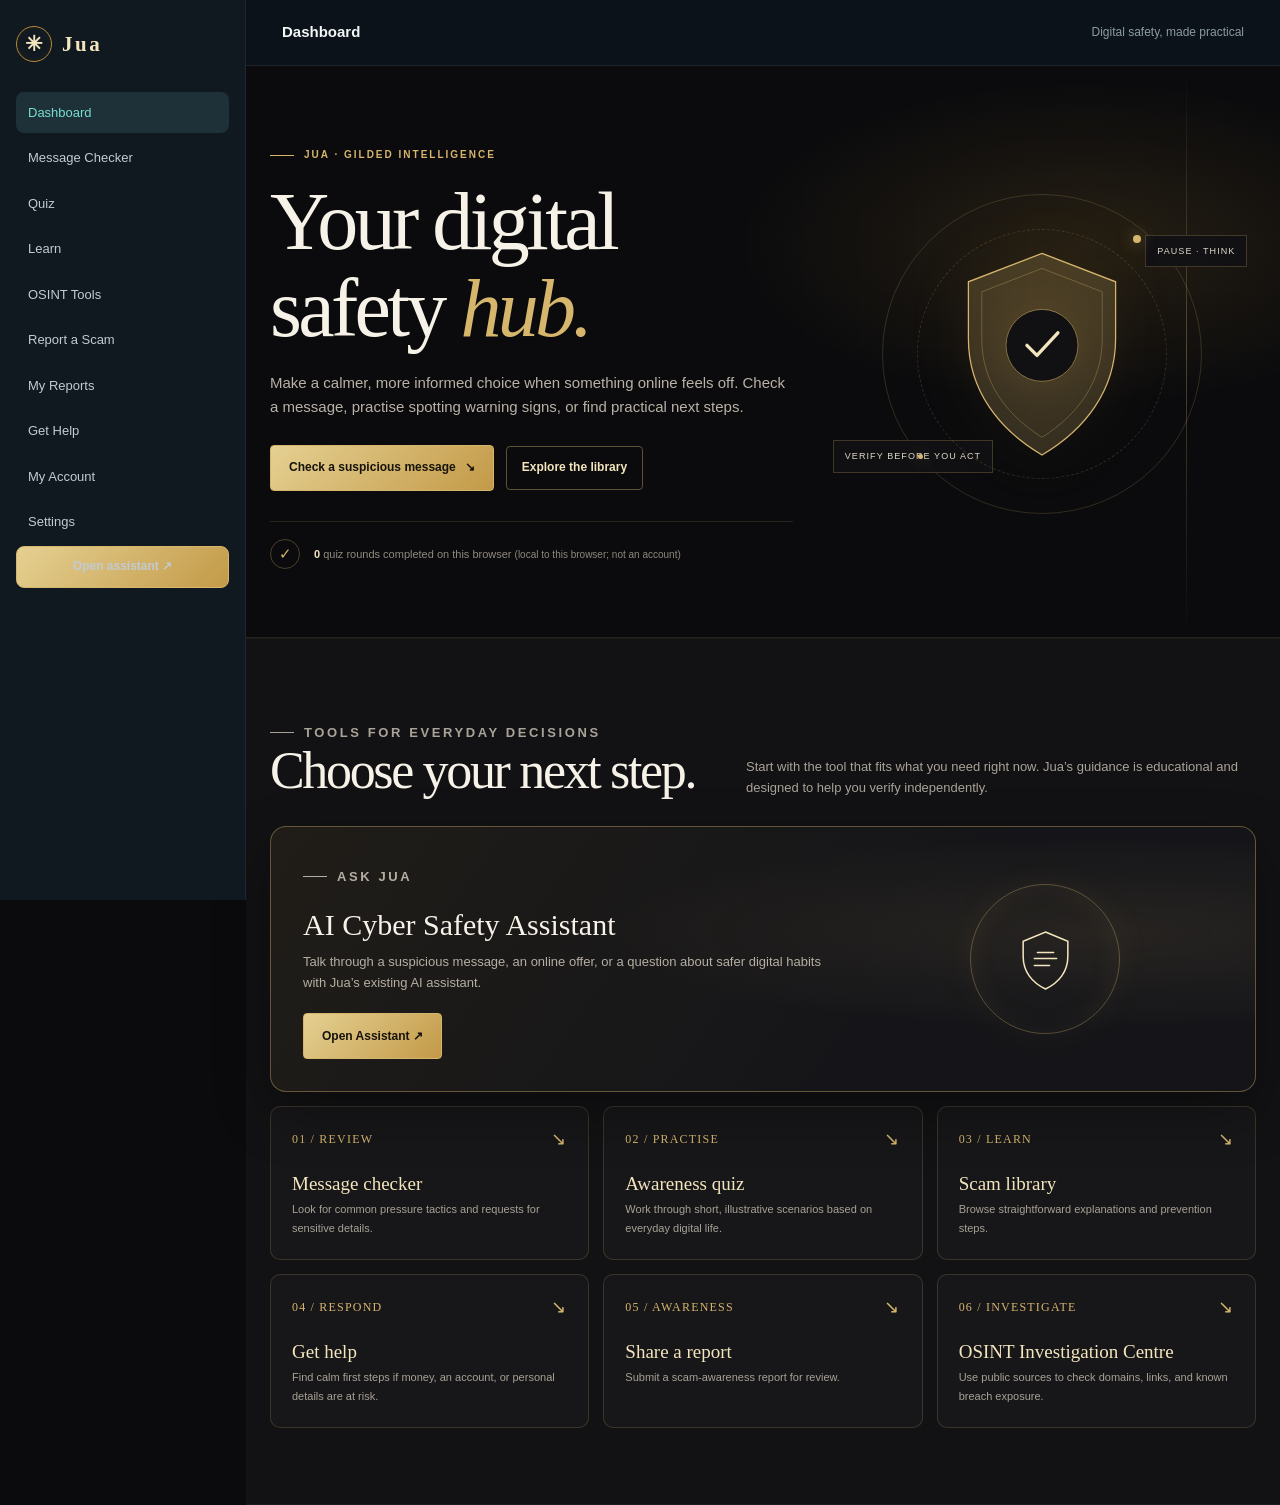
<file: index.html>
<!DOCTYPE html>
<html lang="en"><head><meta charset="utf-8"/><meta content="width=device-width, initial-scale=1.0" name="viewport"/><meta content="#0B0B0D" name="theme-color"/><meta content="Jua helps you recognise online scams, check suspicious messages, learn safer habits and find practical next steps." name="description"/><link href="data:," rel="icon"/><link href="style.css" rel="stylesheet"/><script defer="" src="shared-shell.js"></script><title>Jua | Dashboard</title><script defer="" src="main.js"></script></head><body><main class="page-content"><section aria-labelledby="welcome-title" class="dashboard-hero" id="dashboard">
<div class="wrap hero-layout">
<div class="reveal">
<p class="eyebrow">Jua · Gilded Intelligence</p>
<h1 class="display-title" id="welcome-title">Your digital safety <em>hub.</em></h1>
<p class="hero-copy">Make a calmer, more informed choice when something online feels off. Check a message, practise spotting warning signs, or find practical next steps.</p>
<div class="hero-actions">
<a class="button-primary" href="checker.html">Check a suspicious message <span aria-hidden="true">↘</span></a>
<a class="button-secondary" href="learn.html">Explore the library</a>
</div>
<div aria-live="polite" class="progress-strip">
<span aria-hidden="true" class="progress-mark">✓</span>
<span><strong id="quiz-completions">0</strong> quiz rounds completed on this browser <span class="progress-note">(local to this browser; not an account)</span></span>
</div>
</div>
<div aria-label="A gold verification shield surrounded by digital signal rings" class="hero-visual reveal" role="img">
<span aria-hidden="true" class="orbit-dot orbit-dot-a"></span><span aria-hidden="true" class="orbit-dot orbit-dot-b"></span>
<span class="visual-tag visual-tag-top">Pause · Think</span>
<svg aria-hidden="true" class="hero-shield" fill="none" viewbox="0 0 220 260">
<path d="M110 10 198 44v68c0 62-37 109-88 139-51-30-88-77-88-139V44l88-34Z" fill="url(#goldShield)" stroke="#D6B56D" stroke-width="1.5"></path>
<path d="M110 28 182 56v56c0 51-28 90-72 118-44-28-72-67-72-118V56l72-28Z" stroke="#D6B56D" stroke-opacity=".38"></path>
<circle cx="110" cy="120" fill="#111113" r="43" stroke="#D6B56D" stroke-opacity=".6"></circle>
<path d="m92 120 12 12 25-27" stroke="#F3E5BD" stroke-linecap="round" stroke-linejoin="round" stroke-width="4"></path>
<defs><lineargradient id="goldShield" x1="22" x2="198" y1="10" y2="251"><stop stop-color="#D6B56D" stop-opacity=".2"></stop><stop offset="1" stop-color="#B88A32" stop-opacity=".025"></stop></lineargradient></defs>
</svg>
<span class="visual-tag visual-tag-bottom">Verify before you act</span>
</div>
</div>
</section><section aria-labelledby="tools-title" class="dashboard-section dashboard-section--charcoal" id="dashboard-tools">
<div class="wrap">
<div class="section-heading">
<div><p class="eyebrow">Tools for everyday decisions</p><h2 class="section-title" id="tools-title">Choose your next step.</h2></div>
<p>Start with the tool that fits what you need right now. Jua’s guidance is educational and designed to help you verify independently.</p>
</div>
<article class="assistant-feature reveal">
<div>
<p class="eyebrow">Ask Jua</p>
<h3>AI Cyber Safety Assistant</h3>
<p>Talk through a suspicious message, an online offer, or a question about safer digital habits with Jua’s existing AI assistant.</p>
<a class="button-primary" href="assistant.html">Open Assistant ↗</a>
</div>
<div aria-hidden="true" class="assistant-seal"><svg fill="none" viewbox="0 0 64 64"><path d="M32 5 54 14v15c0 15-9 26-22 32C19 55 10 44 10 29V14L32 5Z" stroke="currentColor" stroke-width="1.5"></path><path d="M21 31h22M21 38h15" stroke="currentColor" stroke-linecap="round" stroke-width="1.5"></path><path d="M24 25h16" stroke="currentColor" stroke-linecap="round" stroke-width="1.5"></path></svg></div>
</article>
<div class="tool-grid tool-grid-spaced">
<a class="tool-card" href="checker.html"><div class="tool-index"><span>01 / REVIEW</span><span aria-hidden="true">↘</span></div><h3>Message checker</h3><p>Look for common pressure tactics and requests for sensitive details.</p></a>
<a class="tool-card" href="quiz.html"><div class="tool-index"><span>02 / PRACTISE</span><span aria-hidden="true">↘</span></div><h3>Awareness quiz</h3><p>Work through short, illustrative scenarios based on everyday digital life.</p></a>
<a class="tool-card" href="learn.html"><div class="tool-index"><span>03 / LEARN</span><span aria-hidden="true">↘</span></div><h3>Scam library</h3><p>Browse straightforward explanations and prevention steps.</p></a>
<a class="tool-card" href="help.html"><div class="tool-index"><span>04 / RESPOND</span><span aria-hidden="true">↘</span></div><h3>Get help</h3><p>Find calm first steps if money, an account, or personal details are at risk.</p></a>
<a class="tool-card" href="report.html"><div class="tool-index"><span>05 / AWARENESS</span><span aria-hidden="true">↘</span></div><h3>Share a report</h3><p>Submit a scam-awareness report for review.</p></a>
<a class="tool-card" href="osint.html"><div class="tool-index"><span>06 / INVESTIGATE</span><span aria-hidden="true">↘</span></div><h3>OSINT Investigation Centre</h3><p>Use public sources to check domains, links, and known breach exposure.</p></a>
</div>
</div>
</section></main></body></html>
</file>
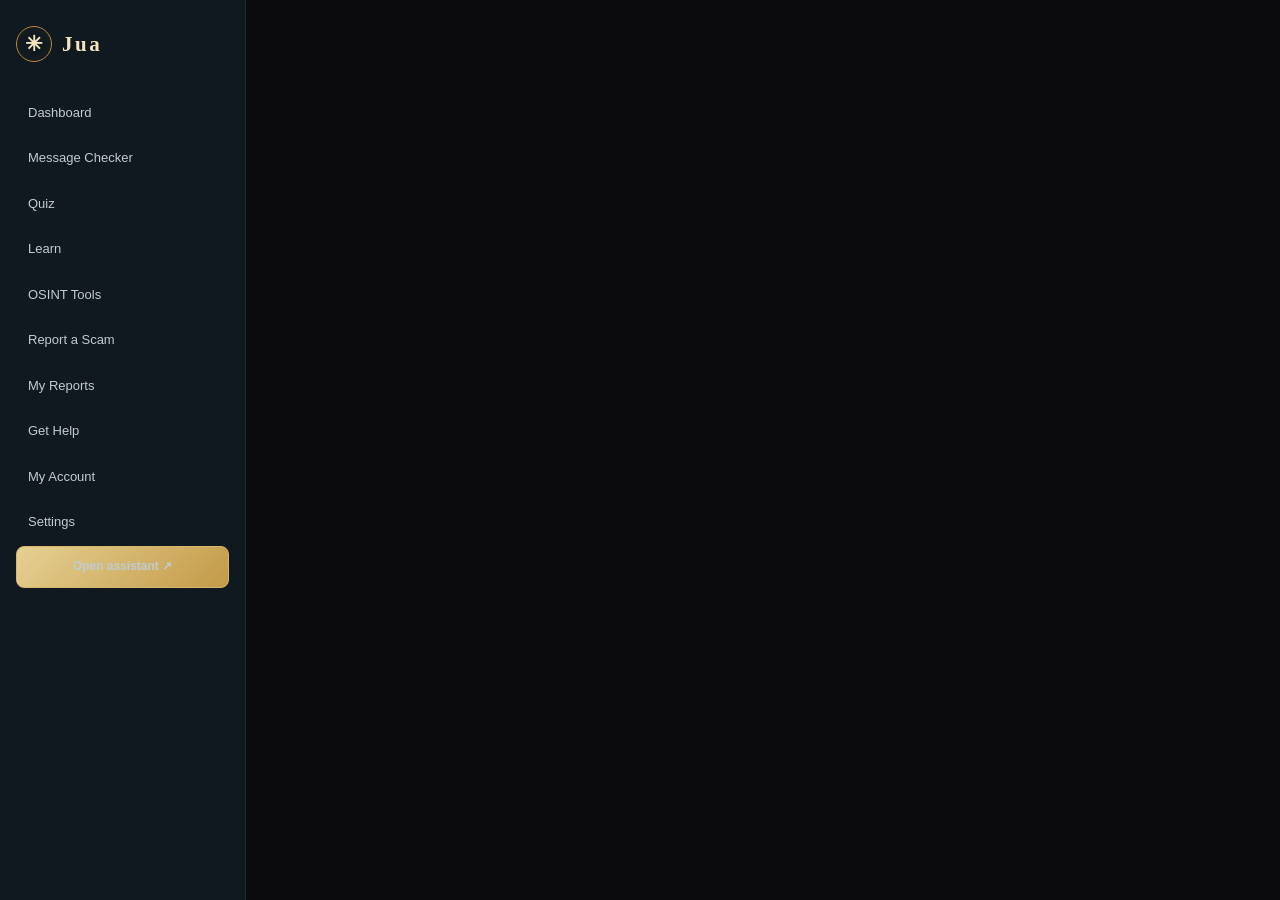
<file: assistant.html>
<!DOCTYPE html>

<html lang="en"><head><meta charset="utf-8"/><meta content="width=device-width, initial-scale=1.0" name="viewport"/><meta content="#0B0B0D" name="theme-color"/><meta content="Jua helps you recognise online scams, check suspicious messages, learn safer habits and find practical next steps." name="description"/><link href="data:," rel="icon"/><link href="style.css" rel="stylesheet"/><script defer="" src="shared-shell.js"></script><title>Jua | AI Cyber Safety Assistant</title></head><body><main aria-labelledby="assistant-page-title" class="assistant-view" hidden="" id="assistant-view">
<div class="assistant-topbar">
<div class="assistant-brand">
<a aria-label="Jua dashboard" class="brand" href="index.html"><span aria-hidden="true" class="brand-mark"><svg fill="none" viewbox="0 0 36 36"><path d="M18 4 29 8.5v8.2c0 7.8-4.6 12.8-11 15.5-6.4-2.7-11-7.7-11-15.5V8.5L18 4Z" stroke="currentColor" stroke-width="1.15"></path><path d="M18 11v14M11 18h14M13 13l10 10M23 13 13 23" opacity=".8" stroke="currentColor" stroke-linecap="round" stroke-width=".8"></path><circle cx="18" cy="18" fill="currentColor" r="2.3"></circle></svg></span><span class="brand-name">Jua</span></a>
<div><h1 class="assistant-view-title" id="assistant-page-title">AI Cyber Safety Assistant</h1><p class="assistant-view-subtitle">Your private space to ask about suspicious messages and online safety.</p></div>
</div>
<a class="button-quiet" href="index.html">← Back to dashboard</a>
</div>
<div class="assistant-content">
<div class="assistant-heading"><p class="eyebrow">Meet your assistant</p><p>Share a question or describe a suspicious situation without including passwords, PINs, or verification codes.</p></div>
<section aria-label="Jua chatbot" class="assistant-shell">
<div class="assistant-shell-top"><span aria-hidden="true" class="assistant-live-dot"></span><span>Jua · Cyber Scam Awareness Assistant</span></div>
<iframe allow="geolocation; microphone; camera; fullscreen" class="assistant-frame" id="JotFormIFrame-01a120679e00700283ac7d599e4bfdd3fa4e" loading="eager" scrolling="no" src="https://agent.jotform.com/01a120679e00700283ac7d599e4bfdd3fa4e?embedMode=iframe&amp;autofocus=0&amp;background=1&amp;shadow=0" title="Jua: Cyber Scam Awareness Assistant"></iframe>
</section>
</div>
</main><script src="https://cdn.jotfor.ms/s/umd/e4e585f36ca/for-form-embed-handler.js"></script><script>window.jotformEmbedHandler("iframe[id='JotFormIFrame-01a120679e00700283ac7d599e4bfdd3fa4e']", "https://www.jotform.com");</script></body></html>
</file>
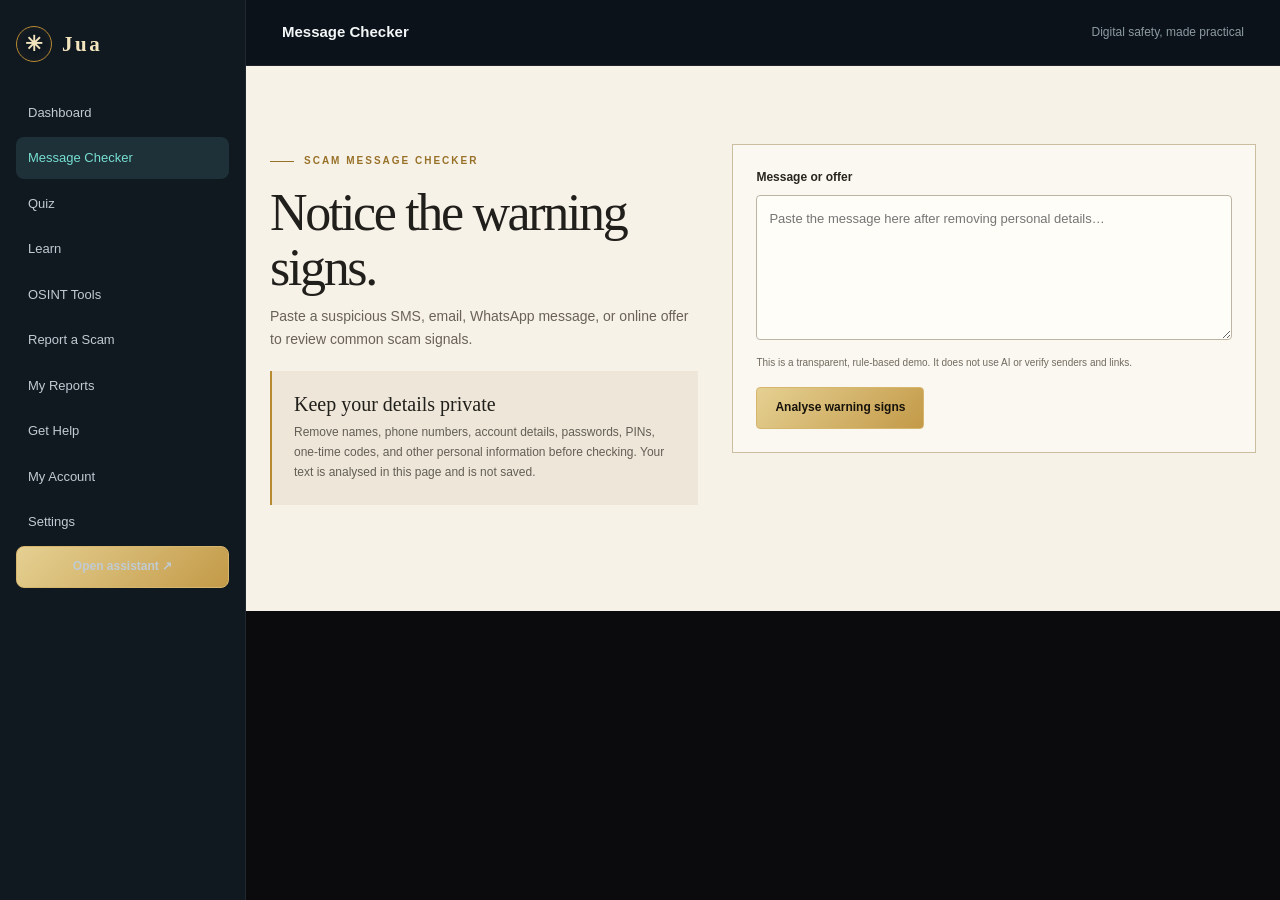
<file: checker.html>
<!DOCTYPE html>
<html lang="en"><head><meta charset="utf-8"/><meta content="width=device-width, initial-scale=1.0" name="viewport"/><meta content="#0B0B0D" name="theme-color"/><meta content="Jua helps you recognise online scams, check suspicious messages, learn safer habits and find practical next steps." name="description"/><link href="data:," rel="icon"/><link href="style.css" rel="stylesheet"/><script defer="" src="shared-shell.js"></script><title>Jua | Message Checker</title><script defer="" src="checker.js"></script></head><body><main class="page-content"><section aria-labelledby="checker-title" class="tool-section tool-section--ivory" id="checker">
<div class="wrap">
<div class="checker-layout">
<div class="tool-heading">
<p class="eyebrow">Scam message checker</p>
<h2 class="section-title" id="checker-title">Notice the warning signs.</h2>
<p class="section-copy">Paste a suspicious SMS, email, WhatsApp message, or online offer to review common scam signals.</p>
<div class="checker-note space-top">
<h3>Keep your details private</h3>
<p>Remove names, phone numbers, account details, passwords, PINs, one-time codes, and other personal information before checking. Your text is analysed in this page and is not saved.</p>
</div>
</div>
<form class="checker-form" id="checker-form">
<label class="field-label" for="message-text">Message or offer</label>
<textarea aria-describedby="checker-hint" id="message-text" maxlength="5000" placeholder="Paste the message here after removing personal details…"></textarea>
<p class="field-hint" id="checker-hint">This is a transparent, rule-based demo. It does not use AI or verify senders and links.</p>
<button class="button-primary" type="submit">Analyse warning signs</button>
<div aria-live="polite" class="checker-result" hidden="" id="checker-result" role="status"></div>
</form>
</div>
</div>
</section></main></body></html>
</file>
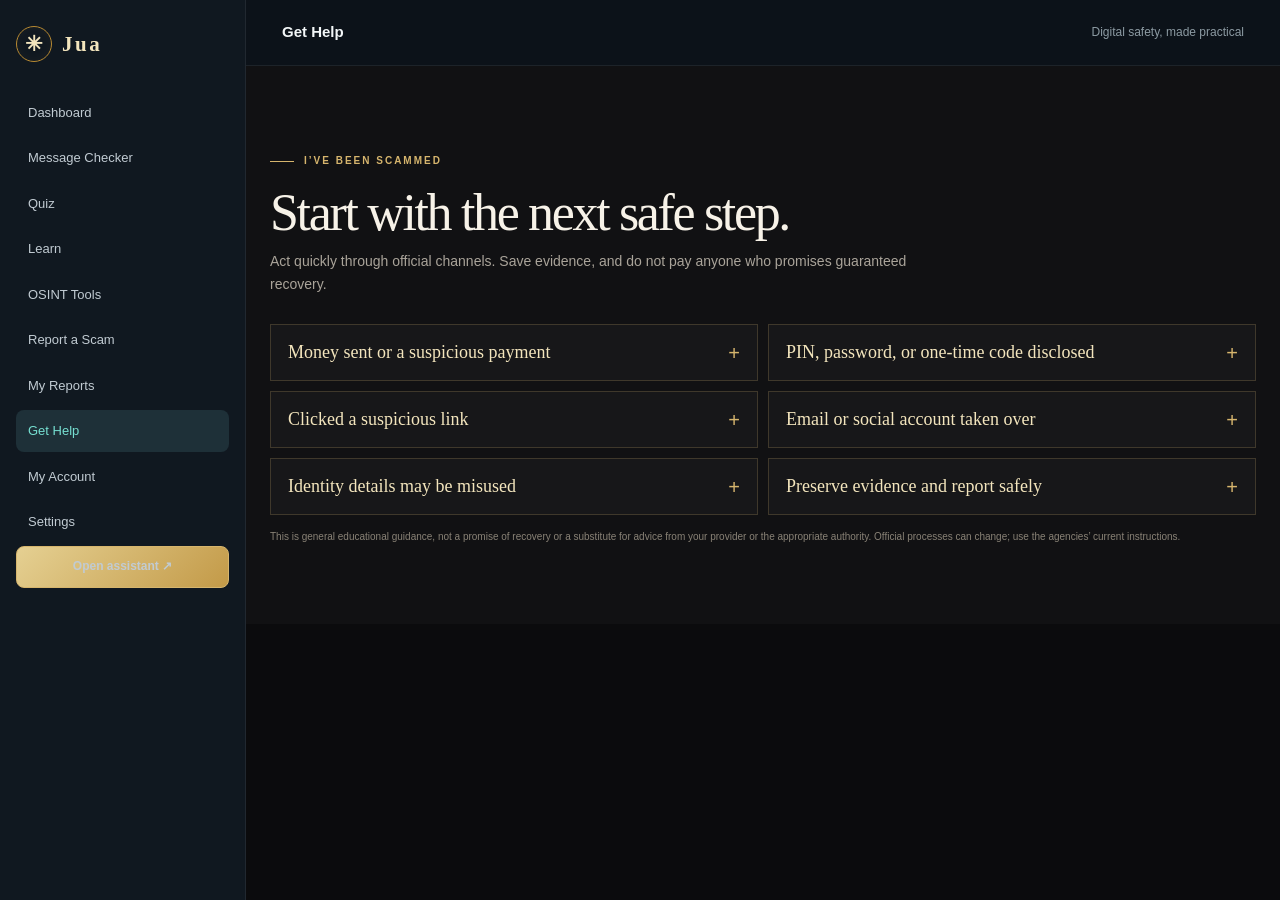
<file: help.html>
<!DOCTYPE html>
<html lang="en"><head><meta charset="utf-8"/><meta content="width=device-width, initial-scale=1.0" name="viewport"/><meta content="#0B0B0D" name="theme-color"/><meta content="Jua helps you recognise online scams, check suspicious messages, learn safer habits and find practical next steps." name="description"/><link href="data:," rel="icon"/><link href="style.css" rel="stylesheet"/><script defer="" src="shared-shell.js"></script><title>Jua | Get Help</title></head><body><main class="page-content"><section aria-labelledby="help-title" class="tool-section tool-section--dark" id="help">
<div class="wrap">
<div class="tool-heading">
<p class="eyebrow">I’ve been scammed</p>
<h2 class="section-title" id="help-title">Start with the next safe step.</h2>
<p class="section-copy">Act quickly through official channels. Save evidence, and do not pay anyone who promises guaranteed recovery.</p>
</div>
<div class="help-grid">
<details class="help-item"><summary>Money sent or a suspicious payment</summary><div class="help-copy"><p>Contact your bank, mobile-money provider, or payment service using its official app, website, or a number printed on your card. Ask them to secure the account and review the transaction. Keep the transaction reference and messages. Recovery is not guaranteed.</p></div></details>
<details class="help-item"><summary>PIN, password, or one-time code disclosed</summary><div class="help-copy"><p>From a trusted device, change the affected password or PIN through the official app or website. Change any reused password, sign out other sessions where available, enable multi-factor authentication, and contact the provider if you cannot access the account.</p></div></details>
<details class="help-item"><summary>Clicked a suspicious link</summary><div class="help-copy"><p>If you only opened it, close the page and do not enter details or install anything. If you entered a password or code, change it through the official service and review active sessions. If you installed a file, avoid signing in on that device until you have checked it with trusted security software or support.</p></div></details>
<details class="help-item"><summary>Email or social account taken over</summary><div class="help-copy"><p>Use the service’s official account-recovery process from a trusted device. Secure the linked email and phone number, revoke unfamiliar sessions or connected apps, and tell contacts to ignore unexpected payment requests from the account.</p></div></details>
<details class="help-item"><summary>Identity details may be misused</summary><div class="help-copy"><p>Write down what was shared and when. Contact affected banks or services through official channels, secure accounts that use those details, and preserve messages and transaction records. Ask the relevant organisation what additional protections it can place on your account.</p></div></details>
<details class="help-item"><summary>Preserve evidence and report safely</summary><div class="help-copy"><p>Keep original messages, sender details, receipts, transaction references, and a short timeline. Do not edit originals or publish unverified accusations. For current reporting guidance, consult the official Kenyan agencies below.</p><div class="official-links"><a href="https://www.dci.go.ke/investigative-services" rel="noopener noreferrer" target="_blank">DCI cybercrime investigations ↗</a><a href="https://ca.go.ke/cyber-security" rel="noopener noreferrer" target="_blank">Communications Authority cyber security ↗</a><a href="https://www.safaricom.co.ke/fraud-awareness/m-pesa-fraud" rel="noopener noreferrer" target="_blank">Safaricom M-Pesa fraud guidance ↗</a></div></div></details>
</div>
<p class="scenario-note">This is general educational guidance, not a promise of recovery or a substitute for advice from your provider or the appropriate authority. Official processes can change; use the agencies’ current instructions.</p>
</div>
</section></main></body></html>
</file>
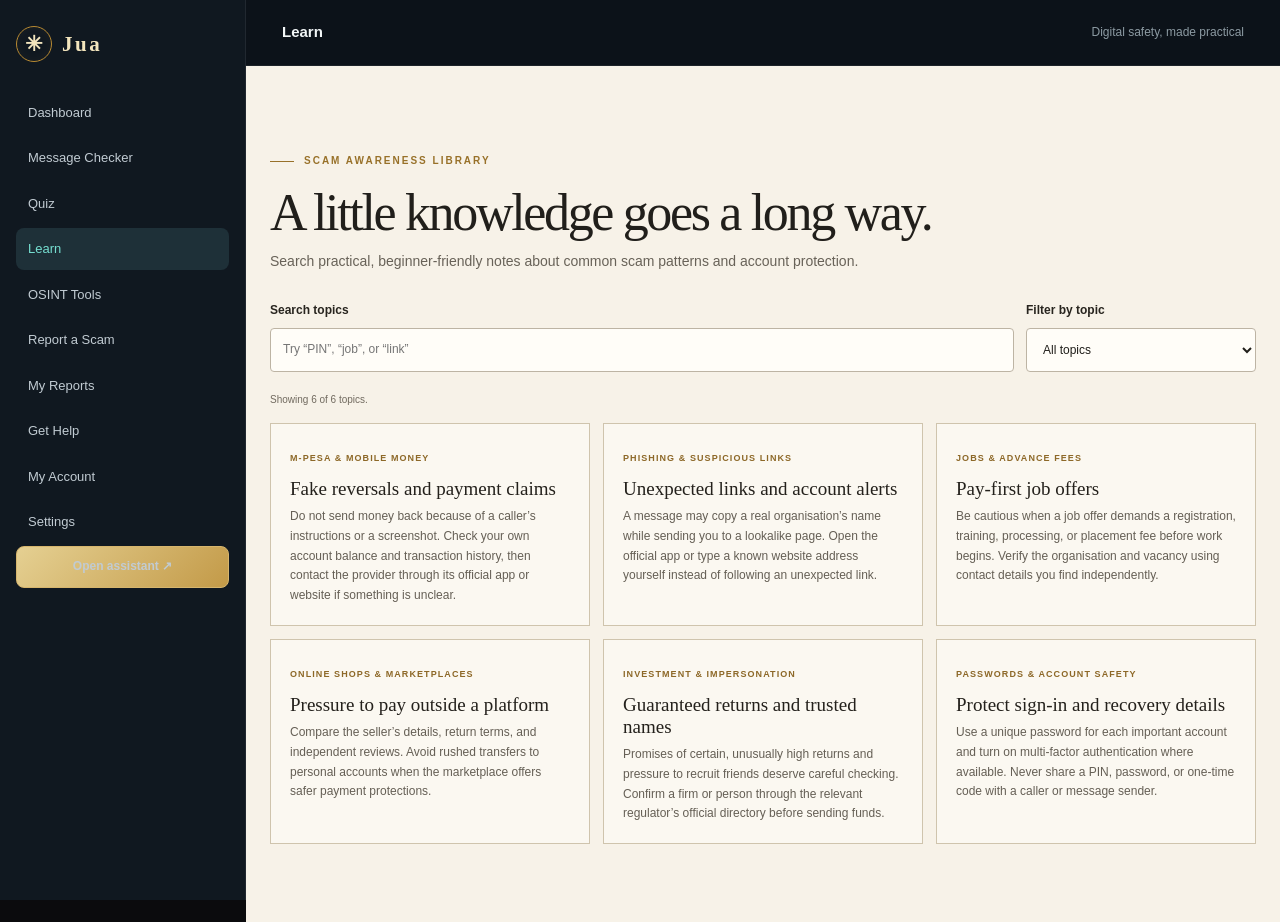
<file: learn.html>
<!DOCTYPE html>
<html lang="en"><head><meta charset="utf-8"/><meta content="width=device-width, initial-scale=1.0" name="viewport"/><meta content="#0B0B0D" name="theme-color"/><meta content="Jua helps you recognise online scams, check suspicious messages, learn safer habits and find practical next steps." name="description"/><link href="data:," rel="icon"/><link href="style.css" rel="stylesheet"/><script defer="" src="shared-shell.js"></script><title>Jua | Learn / Scam Library</title><script defer="" src="library.js"></script></head><body><main class="page-content"><section aria-labelledby="library-title" class="tool-section tool-section--ivory" id="library">
<div class="wrap">
<div class="tool-heading">
<p class="eyebrow">Scam awareness library</p>
<h2 class="section-title" id="library-title">A little knowledge goes a long way.</h2>
<p class="section-copy">Search practical, beginner-friendly notes about common scam patterns and account protection.</p>
</div>
<div class="library-controls">
<label><span class="field-label">Search topics</span><input autocomplete="off" id="library-search" placeholder="Try “PIN”, “job”, or “link”" type="search"/></label>
<label><span class="field-label">Filter by topic</span><select id="library-category"><option value="all">All topics</option><option value="mobile-money">M-Pesa &amp; mobile money</option><option value="phishing">Phishing &amp; links</option><option value="jobs">Jobs &amp; advance fees</option><option value="marketplace">Online shops &amp; marketplaces</option><option value="investment">Investment &amp; impersonation</option><option value="accounts">Passwords &amp; account safety</option></select></label>
</div>
<p aria-live="polite" class="field-hint" id="library-count"></p>
<div class="library-grid" id="library-grid">
<article class="library-entry" data-category="mobile-money"><span class="library-category">M-Pesa &amp; mobile money</span><h3>Fake reversals and payment claims</h3><p>Do not send money back because of a caller’s instructions or a screenshot. Check your own account balance and transaction history, then contact the provider through its official app or website if something is unclear.</p></article>
<article class="library-entry" data-category="phishing"><span class="library-category">Phishing &amp; suspicious links</span><h3>Unexpected links and account alerts</h3><p>A message may copy a real organisation’s name while sending you to a lookalike page. Open the official app or type a known website address yourself instead of following an unexpected link.</p></article>
<article class="library-entry" data-category="jobs"><span class="library-category">Jobs &amp; advance fees</span><h3>Pay-first job offers</h3><p>Be cautious when a job offer demands a registration, training, processing, or placement fee before work begins. Verify the organisation and vacancy using contact details you find independently.</p></article>
<article class="library-entry" data-category="marketplace"><span class="library-category">Online shops &amp; marketplaces</span><h3>Pressure to pay outside a platform</h3><p>Compare the seller’s details, return terms, and independent reviews. Avoid rushed transfers to personal accounts when the marketplace offers safer payment protections.</p></article>
<article class="library-entry" data-category="investment"><span class="library-category">Investment &amp; impersonation</span><h3>Guaranteed returns and trusted names</h3><p>Promises of certain, unusually high returns and pressure to recruit friends deserve careful checking. Confirm a firm or person through the relevant regulator’s official directory before sending funds.</p></article>
<article class="library-entry" data-category="accounts"><span class="library-category">Passwords &amp; account safety</span><h3>Protect sign-in and recovery details</h3><p>Use a unique password for each important account and turn on multi-factor authentication where available. Never share a PIN, password, or one-time code with a caller or message sender.</p></article>
</div>
<p class="library-empty" hidden="" id="library-empty">No topics match that search. Try another word or choose “All topics”.</p>
</div>
</section></main></body></html>
</file>
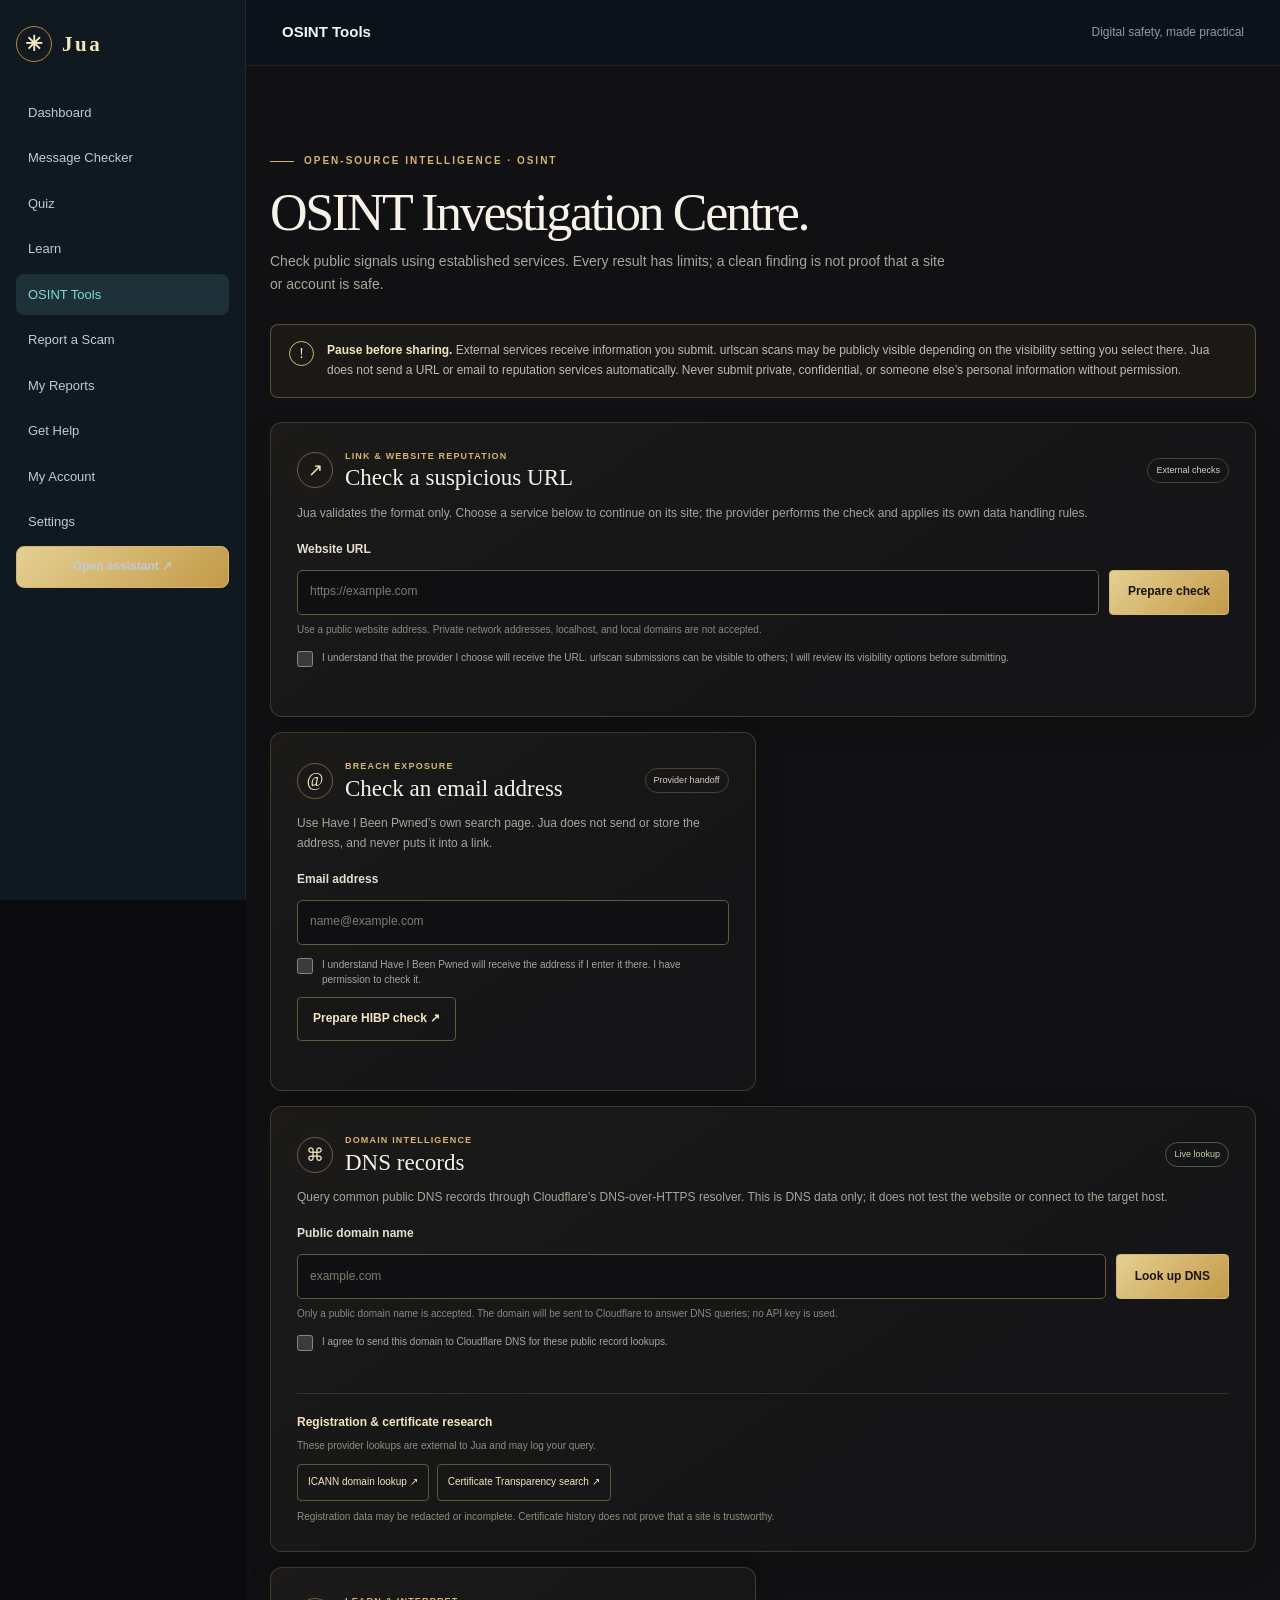
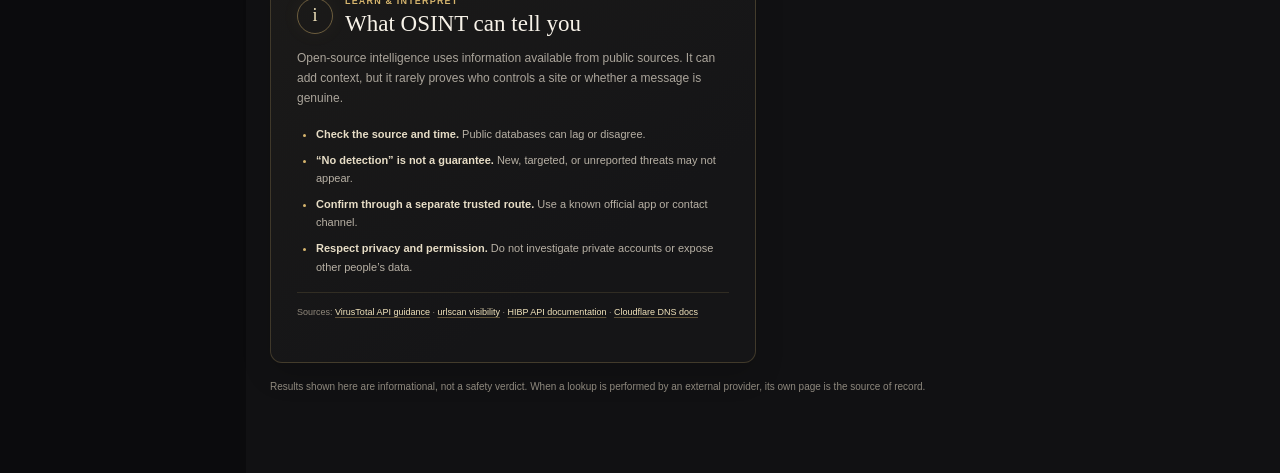
<file: osint.html>
<!DOCTYPE html>
<html lang="en"><head><meta charset="utf-8"/><meta content="width=device-width, initial-scale=1.0" name="viewport"/><meta content="#0B0B0D" name="theme-color"/><meta content="Jua helps you recognise online scams, check suspicious messages, learn safer habits and find practical next steps." name="description"/><link href="data:," rel="icon"/><link href="style.css" rel="stylesheet"/><script defer="" src="shared-shell.js"></script><title>Jua | OSINT Tools</title><script defer="" src="osint.js"></script></head><body><main class="page-content"><section aria-labelledby="osint-title" class="tool-section tool-section--dark osint-section" id="osint">
<div class="wrap">
<div class="tool-heading">
<p class="eyebrow">Open-source intelligence · OSINT</p>
<h2 class="section-title" id="osint-title">OSINT Investigation Centre.</h2>
<p class="section-copy">Check public signals using established services. Every result has limits; a clean finding is not proof that a site or account is safe.</p>
</div>
<aside aria-label="Privacy notice" class="osint-privacy">
<span aria-hidden="true" class="osint-privacy-icon">!</span>
<p><strong>Pause before sharing.</strong> External services receive information you submit. urlscan scans may be publicly visible depending on the visibility setting you select there. Jua does not send a URL or email to reputation services automatically. Never submit private, confidential, or someone else’s personal information without permission.</p>
</aside>
<div class="osint-grid">
<article class="osint-card osint-card--wide">
<div class="osint-card-heading"><span aria-hidden="true" class="osint-icon">↗</span><div><p class="osint-kicker">Link &amp; website reputation</p><h3>Check a suspicious URL</h3></div><span class="osint-status osint-status--external">External checks</span></div>
<p class="osint-description">Jua validates the format only. Choose a service below to continue on its site; the provider performs the check and applies its own data handling rules.</p>
<form class="osint-form" id="osint-url-form" novalidate="">
<label class="field-label" for="osint-url">Website URL</label>
<div class="osint-input-row"><input aria-describedby="osint-url-hint" autocomplete="url" id="osint-url" inputmode="url" placeholder="https://example.com" required="" type="url"/><button class="button-primary" type="submit">Prepare check</button></div>
<p class="osint-hint" id="osint-url-hint">Use a public website address. Private network addresses, localhost, and local domains are not accepted.</p>
<label class="osint-consent"><input id="osint-url-consent" required="" type="checkbox"/><span>I understand that the provider I choose will receive the URL. urlscan submissions can be visible to others; I will review its visibility options before submitting.</span></label>
<p aria-live="polite" class="osint-message" id="osint-url-message" role="status"></p>
</form>
<div aria-live="polite" class="osint-handoff" hidden="" id="osint-url-results">
<div class="osint-result-meta"><span>Jua check: <strong>not performed</strong></span><span id="osint-url-time"></span></div>
<p>Jua has not sent or scanned this URL. Select a service to open its official site. You may need to paste the URL there. Google Safe Browsing opens its site-status search with this URL.</p>
<div class="osint-actions"><a class="osint-provider-link" href="https://transparencyreport.google.com/safe-browsing/search" id="osint-google-link" rel="noopener noreferrer" target="_blank">Google Safe Browsing ↗</a><a class="osint-provider-link" href="https://www.virustotal.com/gui/home/url" rel="noopener noreferrer" target="_blank">VirusTotal ↗</a><a class="osint-provider-link" href="https://urlscan.io/" rel="noopener noreferrer" target="_blank">urlscan.io ↗</a><button class="button-secondary osint-copy" id="osint-copy-url" type="button">Copy URL</button></div>
<p class="osint-result-caveat">VirusTotal and urlscan checks are not run by Jua. If you choose to submit to urlscan, select the visibility level carefully; public scans may expose the URL and scan contents.</p>
</div>
</article>
<article class="osint-card">
<div class="osint-card-heading"><span aria-hidden="true" class="osint-icon">@</span><div><p class="osint-kicker">Breach exposure</p><h3>Check an email address</h3></div><span class="osint-status osint-status--external">Provider handoff</span></div>
<p class="osint-description">Use Have I Been Pwned’s own search page. Jua does not send or store the address, and never puts it into a link.</p>
<form class="osint-form" id="osint-email-form" novalidate="">
<label class="field-label" for="osint-email">Email address</label>
<input autocomplete="email" id="osint-email" placeholder="name@example.com" required="" type="email"/>
<label class="osint-consent"><input id="osint-email-consent" required="" type="checkbox"/><span>I understand Have I Been Pwned will receive the address if I enter it there. I have permission to check it.</span></label>
<button class="button-secondary" type="submit">Prepare HIBP check ↗</button>
<p aria-live="polite" class="osint-message" id="osint-email-message" role="status"></p>
</form>
<div aria-live="polite" class="osint-handoff" hidden="" id="osint-email-results">
<div class="osint-result-meta"><span>Jua check: <strong>not performed</strong></span><span id="osint-email-time"></span></div>
<p>Open HIBP and enter the address on its site. The email was not transmitted by Jua.</p>
<a class="osint-provider-link" href="https://haveibeenpwned.com/" rel="noopener noreferrer" target="_blank">Open Have I Been Pwned ↗</a>
<p class="osint-result-caveat">HIBP’s programmatic email API requires an API key. No HIBP API integration is configured on this site.</p>
</div>
</article>
<article class="osint-card osint-card--wide">
<div class="osint-card-heading"><span aria-hidden="true" class="osint-icon">⌘</span><div><p class="osint-kicker">Domain intelligence</p><h3>DNS records</h3></div><span class="osint-status osint-status--working">Live lookup</span></div>
<p class="osint-description">Query common public DNS records through Cloudflare’s DNS-over-HTTPS resolver. This is DNS data only; it does not test the website or connect to the target host.</p>
<form class="osint-form" id="osint-dns-form" novalidate="">
<label class="field-label" for="osint-domain">Public domain name</label>
<div class="osint-input-row"><input aria-describedby="osint-dns-hint" autocomplete="off" id="osint-domain" inputmode="url" placeholder="example.com" required="" type="text"/><button class="button-primary" type="submit">Look up DNS</button></div>
<p class="osint-hint" id="osint-dns-hint">Only a public domain name is accepted. The domain will be sent to Cloudflare to answer DNS queries; no API key is used.</p>
<label class="osint-consent"><input id="osint-dns-consent" required="" type="checkbox"/><span>I agree to send this domain to Cloudflare DNS for these public record lookups.</span></label>
<p aria-live="polite" class="osint-message" id="osint-dns-message" role="status"></p>
</form>
<div aria-live="polite" class="osint-dns-results" hidden="" id="osint-dns-results"></div>
<div class="osint-external-details"><span>Registration &amp; certificate research</span><p>These provider lookups are external to Jua and may log your query.</p><div class="osint-actions"><a href="https://lookup.icann.org/en" id="osint-rdap-link" rel="noopener noreferrer" target="_blank">ICANN domain lookup ↗</a><a href="https://crt.sh/" id="osint-cert-link" rel="noopener noreferrer" target="_blank">Certificate Transparency search ↗</a></div><p class="osint-result-caveat">Registration data may be redacted or incomplete. Certificate history does not prove that a site is trustworthy.</p></div>
</article>
<article class="osint-card osint-learning">
<div class="osint-card-heading"><span aria-hidden="true" class="osint-icon">i</span><div><p class="osint-kicker">Learn &amp; interpret</p><h3>What OSINT can tell you</h3></div></div>
<p>Open-source intelligence uses information available from public sources. It can add context, but it rarely proves who controls a site or whether a message is genuine.</p>
<ul><li><strong>Check the source and time.</strong> Public databases can lag or disagree.</li><li><strong>“No detection” is not a guarantee.</strong> New, targeted, or unreported threats may not appear.</li><li><strong>Confirm through a separate trusted route.</strong> Use a known official app or contact channel.</li><li><strong>Respect privacy and permission.</strong> Do not investigate private accounts or expose other people’s data.</li></ul>
<p class="osint-source-list">Sources: <a href="https://docs.virustotal.com/docs/api-overview" rel="noopener noreferrer" target="_blank">VirusTotal API guidance</a> · <a href="https://docs.urlscan.io/pages/visibility" rel="noopener noreferrer" target="_blank">urlscan visibility</a> · <a href="https://haveibeenpwned.com/API/V3" rel="noopener noreferrer" target="_blank">HIBP API documentation</a> · <a href="https://developers.cloudflare.com/1.1.1.1/encryption/dns-over-https/make-api-requests/" rel="noopener noreferrer" target="_blank">Cloudflare DNS docs</a></p>
</article>
</div>
<p class="osint-footer-note">Results shown here are informational, not a safety verdict. When a lookup is performed by an external provider, its own page is the source of record.</p>
</div>
</section></main></body></html>
</file>
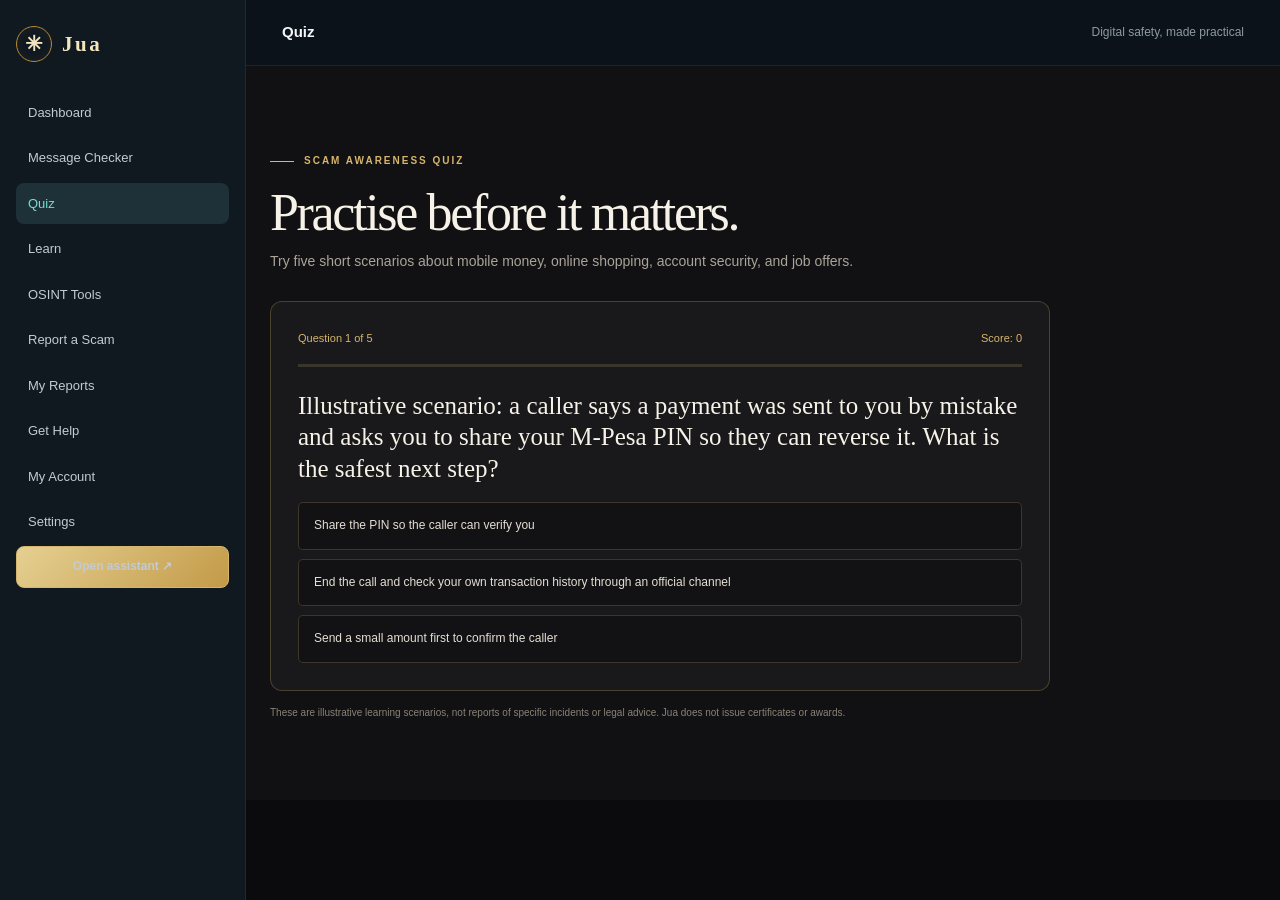
<file: quiz.html>
<!DOCTYPE html>
<html lang="en"><head><meta charset="utf-8"/><meta content="width=device-width, initial-scale=1.0" name="viewport"/><meta content="#0B0B0D" name="theme-color"/><meta content="Jua helps you recognise online scams, check suspicious messages, learn safer habits and find practical next steps." name="description"/><link href="data:," rel="icon"/><link href="style.css" rel="stylesheet"/><script defer="" src="shared-shell.js"></script><title>Jua | Quiz</title><script defer="" src="quiz.js?v=20261028"></script></head><body><main class="page-content"><section aria-labelledby="quiz-title" class="tool-section tool-section--dark" id="quiz">
<div class="wrap">
<div class="tool-heading">
<p class="eyebrow">Scam awareness quiz</p>
<h2 class="section-title" id="quiz-title">Practise before it matters.</h2>
<p class="section-copy">Try five short scenarios about mobile money, online shopping, account security, and job offers.</p>
</div>
<div class="quiz-shell" id="quiz-shell">
<div class="quiz-meta"><span id="quiz-step">Question 1 of 5</span><span id="quiz-score-live">Score: 0</span></div>
<div aria-hidden="true" class="quiz-progress-track"><div class="quiz-progress-bar" id="quiz-progress-bar"></div></div>
<div aria-live="polite" id="quiz-stage"></div>
</div>
<p class="scenario-note">These are illustrative learning scenarios, not reports of specific incidents or legal advice. Jua does not issue certificates or awards.</p>
</div>
</section></main></body></html>
</file>
<file: style.css>
:root {
  color-scheme: dark;
  --obsidian: #0B0B0D;
  --charcoal: #151519;
  --surface: #1D1B1A;
  --gold: #D6B56D;
  --gold-rich: #B88A32;
  --gold-pale: #F3E5BD;
  --ivory: #F7F2E8;
  --muted: #A5A1A8;
  --line: rgba(214, 181, 109, .24);
  --content: 1160px;
  --serif: "Iowan Old Style", "Palatino Linotype", "Book Antiqua", Georgia, serif;
  --ease-out: cubic-bezier(.2, .7, .2, 1);
}

*, *::before, *::after { box-sizing: border-box; }
html { scroll-behavior: smooth; scroll-padding-top: 88px; }
body {
  margin: 0; background: var(--obsidian); color: var(--ivory);
  font-family: Inter, "Segoe UI", Arial, sans-serif; line-height: 1.65;
  -webkit-font-smoothing: antialiased;
}
body.assistant-mode { background: #101012; }
[hidden] { display: none !important; }
a { color: inherit; text-decoration: none; }
button, input, select, textarea { font: inherit; }
button, a { -webkit-tap-highlight-color: transparent; }
a:focus-visible, button:focus-visible, input:focus-visible, select:focus-visible,
textarea:focus-visible, summary:focus-visible, iframe:focus-visible {
  outline: 2px solid var(--gold-pale); outline-offset: 4px;
}
.wrap { width: min(var(--content), calc(100% - 48px)); margin-inline: auto; }
.site-header {
  position: sticky; top: 0; z-index: 20; border-bottom: 1px solid #d6b56d25;
  background: rgba(11, 11, 13, .92); backdrop-filter: blur(16px);
}
.site-nav { position: relative; width: min(var(--content), calc(100% - 48px)); min-height: 74px; margin: auto; display: flex; align-items: center; justify-content: space-between; gap: 24px; }
.brand { display: inline-flex; align-items: center; gap: 10px; color: var(--gold-pale); font-size: 21px; font-weight: 750; letter-spacing: .04em; }
.brand-name { font-family: var(--serif); font-weight: 600; letter-spacing: .12em; }
.brand-mark { display: grid; place-items: center; width: 36px; height: 36px; border: 1px solid var(--gold-rich); border-radius: 50%; color: var(--gold-pale); box-shadow: inset 0 0 13px #d6b56d0d; }
.brand-mark svg { width: 25px; height: 25px; }
.nav-links { display: flex; align-items: center; gap: clamp(13px, 2vw, 25px); color: #D4CEC3; font-size: 12px; }
.nav-links a { position: relative; padding-block: 6px; transition: color .18s ease; }
.nav-links a::after { position: absolute; right: 0; bottom: 0; left: 0; height: 1px; content: ""; transform: scaleX(0); transform-origin: left; background: var(--gold); transition: transform .22s var(--ease-out); }
.nav-links a:hover { color: var(--gold-pale); }
.nav-links a:hover::after, .nav-links a:focus-visible::after { transform: scaleX(1); }
.mobile-menu-toggle { display: none; align-items: center; justify-content: center; flex-direction: column; gap: 5px; width: 42px; height: 42px; padding: 0; border: 1px solid #d6b56d55; border-radius: 5px; background: #151519; color: var(--gold-pale); cursor: pointer; }
.mobile-menu-toggle span { display: block; width: 17px; height: 1px; background: currentColor; transition: transform .2s var(--ease-out); }
.mobile-menu-toggle[aria-expanded="true"] span:first-child { transform: translateY(3px) rotate(45deg); }
.mobile-menu-toggle[aria-expanded="true"] span:last-child { transform: translateY(-3px) rotate(-45deg); }
.nav-cta, .button-primary {
  display: inline-flex; align-items: center; justify-content: center; gap: 9px;
  min-height: 46px; padding: 0 18px; border: 1px solid var(--gold); border-radius: 4px;
  background: linear-gradient(135deg, #E5D092, #C39A48); color: #17130B;
  font-size: 12px; font-weight: 750; cursor: pointer;
  transition: transform .18s ease, box-shadow .18s ease, filter .18s ease;
}
.nav-cta { min-height: 39px; padding-inline: 14px; }
.nav-cta:hover, .button-primary:hover { transform: translateY(-2px); box-shadow: 0 8px 22px #b88a323b; filter: brightness(1.04); }
.button-secondary, .button-quiet {
  display: inline-flex; align-items: center; justify-content: center; gap: 8px;
  min-height: 44px; padding: 0 15px; border: 1px solid #d6b56d68; border-radius: 4px;
  background: transparent; color: var(--gold-pale); font-size: 12px; font-weight: 650;
  cursor: pointer; transition: background .18s ease, border-color .18s ease;
}
.button-secondary:hover, .button-quiet:hover { background: #d6b56d12; border-color: var(--gold); }
.eyebrow { display: inline-flex; align-items: center; gap: 10px; margin: 0 0 15px; color: var(--gold); font-size: 10px; font-weight: 750; letter-spacing: .2em; text-transform: uppercase; }
.eyebrow::before { width: 24px; height: 1px; content: ""; background: currentColor; }
h1, h2, h3, p { margin-top: 0; }
.display-title, .section-title { font-family: var(--serif); font-weight: 400; letter-spacing: -.045em; line-height: 1.06; }
.display-title { max-width: 720px; margin-bottom: 18px; font-size: clamp(49px, 7vw, 82px); }
.display-title em { color: var(--gold); font-weight: 400; }
.section-title { max-width: 720px; margin-bottom: 12px; font-size: clamp(34px, 4.5vw, 52px); }
.section-copy { max-width: 680px; margin: 0; color: #AAA49A; font-size: 14px; }

.dashboard-hero {
  position: relative; isolation: isolate; overflow: hidden; padding: 72px 0 68px;
  background: radial-gradient(ellipse at 81% 31%, #b88a3227, transparent 29%), #0B0B0D;
  border-bottom: 1px solid #d6b56d24;
}
.dashboard-hero::before { position: absolute; z-index: -1; inset: 0; content: ""; opacity: .2; background-image: linear-gradient(#d6b56d12 1px, transparent 1px), linear-gradient(90deg, #d6b56d12 1px, transparent 1px); background-size: 56px 56px; mask-image: radial-gradient(ellipse at 78% 43%, #000 0, transparent 62%); }
.dashboard-hero::after { position: absolute; z-index: -1; top: 0; right: 9%; width: 1px; height: 100%; content: ""; background: linear-gradient(transparent, #d6b56d55, transparent); }
.hero-layout { display: grid; grid-template-columns: 1.1fr .9fr; align-items: center; gap: 36px; }
.hero-copy { max-width: 585px; margin-bottom: 25px; color: #B9B2A7; font-size: 15px; }
.hero-actions { display: flex; align-items: center; flex-wrap: wrap; gap: 12px; }
.hero-visual { position: relative; min-height: 340px; display: grid; place-items: center; }
.hero-visual::before, .hero-visual::after { position: absolute; aspect-ratio: 1; border: 1px solid #d6b56d30; border-radius: 50%; content: ""; }
.hero-visual::before { width: min(320px, 82%); }
.hero-visual::after { width: min(250px, 64%); border-style: dashed; animation: orbit 44s linear infinite; }
.hero-shield { position: relative; z-index: 1; width: min(184px, 49%); filter: drop-shadow(0 0 28px #b88a3240); animation: hover-gently 6s ease-in-out infinite; }
.orbit-dot { position: absolute; z-index: 2; width: 8px; height: 8px; border-radius: 50%; background: var(--gold); box-shadow: 0 0 15px #d6b56d9c; }
.orbit-dot-a { top: 15%; right: 27%; }.orbit-dot-b { bottom: 19%; left: 21%; width: 5px; height: 5px; }
.visual-tag { position: absolute; padding: 8px 11px; border: 1px solid var(--line); background: #111114e8; color: #DED7C9; font-size: 9px; letter-spacing: .12em; text-transform: uppercase; }
.visual-tag-top { top: 15%; right: 2%; }.visual-tag-bottom { bottom: 15%; left: 1%; }
.progress-strip { display: flex; align-items: center; gap: 14px; margin-top: 30px; padding-top: 17px; border-top: 1px solid #d6b56d25; color: #918A7F; font-size: 11px; }
.progress-mark { display: grid; place-items: center; width: 30px; height: 30px; border: 1px solid #d6b56d50; border-radius: 50%; color: var(--gold); font: 15px var(--serif); }
.progress-strip strong { color: var(--gold-pale); font-weight: 650; }
.dashboard-section { padding: 76px 0; }
.dashboard-section--charcoal { background: #121214; border-block: 1px solid #ffffff0b; }
.section-heading { display: flex; align-items: end; justify-content: space-between; gap: 25px; margin-bottom: 28px; }
.section-heading .section-title { margin-bottom: 0; }
.section-heading p { max-width: 510px; margin: 0; color: #A9A398; font-size: 13px; }
.assistant-feature {
  position: relative; display: grid; grid-template-columns: 1.2fr .8fr; gap: 30px;
  overflow: hidden; padding: 32px; border: 1px solid #d6b56d63; border-radius: 16px;
  background: radial-gradient(ellipse at 84% 40%, #d6b56d18, transparent 43%), linear-gradient(125deg, #201d18, #151519 64%);
  box-shadow: 0 20px 55px #0005;
}
.assistant-feature h3 { margin-bottom: 10px; color: var(--ivory); font: 30px/1.1 var(--serif); }
.assistant-feature p { max-width: 550px; margin-bottom: 20px; color: #B5AEA3; font-size: 13px; }
.assistant-seal { display: grid; place-items: center; align-self: center; justify-self: center; width: 150px; height: 150px; border: 1px solid #d6b56d58; border-radius: 50%; color: var(--gold-pale); box-shadow: inset 0 0 30px #d6b56d11, 0 0 40px #d6b56d0c; }
.assistant-seal svg { width: 65px; height: 65px; }
.tool-grid { display: grid; grid-template-columns: repeat(3, 1fr); gap: 14px; }
.tool-card { min-height: 154px; padding: 21px; border: 1px solid #d6b56d2f; border-radius: 10px; background: #171719; transition: transform .18s ease, border-color .18s ease, background .18s ease; }
a.tool-card:hover, a.tool-card:focus-visible { transform: translateY(-3px); border-color: #d6b56d8a; background: #1d1b18; }
.tool-index { display: flex; align-items: center; justify-content: space-between; margin-bottom: 23px; color: var(--gold); font: 12px var(--serif); letter-spacing: .1em; }
.tool-index span:last-child { font: 18px Arial, sans-serif; }
.tool-card h3 { margin-bottom: 5px; color: var(--gold-pale); font: 19px var(--serif); }
.tool-card p { margin: 0; color: #A8A196; font-size: 11px; }

/* OSINT centre: public DNS is the only lookup performed by Jua. */
.osint-section { background: radial-gradient(ellipse at 85% 5%, #b88a3211, transparent 35%), #111113; }
.osint-privacy { display: flex; align-items: flex-start; gap: 13px; margin: 24px 0; padding: 16px 18px; border: 1px solid #d6b56d58; border-radius: 8px; background: #1b1916; }
.osint-privacy-icon { display: grid; flex: 0 0 25px; place-items: center; width: 25px; height: 25px; border: 1px solid var(--gold); border-radius: 50%; color: var(--gold-pale); font: 15px var(--serif); }
.osint-privacy p { margin: 0; color: #C2BAAE; font-size: 12px; }
.osint-privacy strong { color: var(--gold-pale); }
.osint-grid { display: grid; grid-template-columns: repeat(2, minmax(0, 1fr)); gap: 15px; }
.osint-card { min-width: 0; padding: clamp(18px, 2.4vw, 26px); border: 1px solid #d6b56d38; border-radius: 12px; background: linear-gradient(145deg, #1b1a19, #151517 70%); box-shadow: 0 12px 30px #0002; }
.osint-card--wide { grid-column: 1 / -1; }
.osint-card-heading { display: flex; align-items: center; gap: 12px; margin-bottom: 12px; }
.osint-card-heading > div { min-width: 0; }
.osint-icon { display: grid; flex: 0 0 36px; place-items: center; width: 36px; height: 36px; border: 1px solid #d6b56d70; border-radius: 50%; color: var(--gold-pale); font: 18px var(--serif); box-shadow: 0 0 20px #d6b56d0d; }
.osint-kicker { margin: 0 0 2px; color: var(--gold); font-size: 9px; font-weight: 750; letter-spacing: .13em; text-transform: uppercase; }
.osint-card h3 { margin: 0; color: var(--ivory); font: 23px/1.15 var(--serif); }
.osint-status { flex: 0 0 auto; margin-left: auto; padding: 4px 8px; border: 1px solid #d6b56d44; border-radius: 100px; color: #D8CFBD; font-size: 9px; }
.osint-status--working { border-color: #92AF8270; color: #C1D5B1; }
.osint-description, .osint-learning > p { margin: 0 0 16px; color: #AAA49A; font-size: 12px; }
.osint-form { display: grid; gap: 10px; }
.osint-form .field-label { margin: 0; color: #E5DED1; }
.osint-form input[type="url"], .osint-form input[type="text"], .osint-form input[type="email"] { width: 100%; min-width: 0; min-height: 45px; padding: 0 12px; border: 1px solid #66583c; border-radius: 5px; background: #101012; color: var(--ivory); font-size: 12px; }
.osint-form input::placeholder { color: #827B70; }
.osint-input-row { display: flex; align-items: stretch; gap: 10px; }
.osint-input-row .button-primary { flex: 0 0 auto; min-height: 45px; }
.osint-hint { margin: -3px 0 0; color: #8E887D; font-size: 10px; }
.osint-consent { display: flex; align-items: flex-start; gap: 9px; margin-top: 2px; color: #AAA49A; font-size: 10px; line-height: 1.5; cursor: pointer; }
.osint-consent input { flex: 0 0 auto; width: 16px; height: 16px; margin: 1px 0 0; accent-color: var(--gold-rich); }
.osint-form .button-secondary { justify-self: start; }
.osint-message { min-height: 1.2em; margin: 0; color: #D6C38F; font-size: 11px; }
.osint-message[data-kind="error"] { color: #E1A990; }
.osint-message[data-kind="success"] { color: #C5D2AE; }
.osint-message[data-kind="loading"] { color: var(--gold-pale); }
.osint-form[aria-busy="true"] button { cursor: progress; }
.osint-form button:disabled { opacity: .7; }
.osint-handoff, .osint-dns-results { margin-top: 14px; padding: 15px; border: 1px solid #d6b56d47; border-radius: 7px; background: #121214; }
.osint-handoff > p { margin: 10px 0; color: #B4ADA1; font-size: 11px; }
.osint-result-meta { display: flex; flex-wrap: wrap; justify-content: space-between; gap: 5px 15px; padding-bottom: 8px; border-bottom: 1px solid #d6b56d24; color: #948C7E; font-size: 9px; }
.osint-result-meta strong { color: var(--gold-pale); }
.osint-actions { display: flex; flex-wrap: wrap; align-items: center; gap: 8px; }
.osint-provider-link, .osint-actions > a { display: inline-flex; align-items: center; justify-content: center; min-height: 37px; padding: 7px 10px; border: 1px solid #d6b56d61; border-radius: 4px; color: var(--gold-pale); font-size: 10px; transition: background .16s ease, border-color .16s ease; }
.osint-provider-link:hover, .osint-actions > a:hover { border-color: var(--gold); background: #d6b56d12; }
.osint-copy { min-height: 37px; padding: 0 10px; font-size: 10px; }
.osint-result-caveat { margin: 11px 0 0 !important; color: #938B7D !important; font-size: 10px !important; }
.osint-external-details { margin-top: 18px; padding-top: 14px; border-top: 1px solid #d6b56d29; }
.osint-external-details > span { color: var(--gold-pale); font-size: 12px; font-weight: 650; }
.osint-external-details > p { margin: 4px 0 9px; color: #938B7D; font-size: 10px; }
.osint-external-details .osint-result-caveat { margin-top: 8px !important; }
.osint-record-grid { display: grid; grid-template-columns: repeat(3, minmax(0, 1fr)); gap: 8px; margin-top: 12px; }
.osint-record { min-width: 0; padding: 11px; border: 1px solid #d6b56d24; border-radius: 5px; background: #19191B; }
.osint-record h4 { margin: 0 0 7px; color: var(--gold-pale); font: 14px var(--serif); }
.osint-record ul { display: grid; gap: 5px; max-height: 155px; overflow: auto; margin: 0; padding-left: 15px; color: #C4BDB1; font: 10px/1.5 ui-monospace, SFMono-Regular, Consolas, monospace; overflow-wrap: anywhere; }
.osint-record-error { color: #E1A990; }
.osint-learning ul { display: grid; gap: 8px; margin: 0 0 16px; padding-left: 19px; color: #B8B1A5; font-size: 11px; }
.osint-learning li::marker { color: var(--gold); }
.osint-learning li strong { color: #E7DDC6; }
.osint-source-list { padding-top: 12px; border-top: 1px solid #d6b56d24; color: #90887B !important; font-size: 9px !important; }
.osint-source-list a { color: var(--gold-pale); text-decoration: underline; text-decoration-color: #d6b56d60; text-underline-offset: 2px; }
.osint-footer-note { margin: 16px 0 0; color: #8E887D; font-size: 10px; }

.tool-section { padding: 78px 0; }
.tool-section--ivory { background: var(--ivory); color: #211F1B; }
.tool-section--ivory .eyebrow { color: #987129; }
.tool-section--ivory .section-copy { color: #686258; }
.tool-section--dark { background: #111113; }
.tool-heading { margin-bottom: 28px; }
.tool-heading .section-title { margin-bottom: 10px; }
.checker-layout { display: grid; grid-template-columns: .9fr 1.1fr; gap: 34px; align-items: start; }
.checker-note { padding: 22px; border-left: 2px solid var(--gold-rich); background: #eee7d9; }
.checker-note h3 { margin-bottom: 7px; font: 20px var(--serif); }
.checker-note p { margin: 0; color: #635E55; font-size: 12px; }
.checker-form { padding: 23px; border: 1px solid #cbbd9f; background: #FBF8F1; }
.field-label { display: block; margin-bottom: 7px; color: #28251F; font-size: 12px; font-weight: 700; }
.checker-form textarea, .report-form textarea, .report-form select, .library-controls input, .library-controls select {
  width: 100%; border: 1px solid #bdb4a4; border-radius: 4px; background: #fffdf8; color: #211F1B;
}
.checker-form textarea, .report-form textarea { min-height: 145px; padding: 12px; resize: vertical; font-size: 13px; }
.field-hint { margin: 7px 0 15px; color: #716A5F; font-size: 10px; }
.checker-form .button-primary, .report-form .button-primary { min-height: 42px; }
.checker-result { margin-top: 16px; padding: 18px; border: 1px solid #c7b990; background: #f5efdf; color: #211F1B; }
.checker-result h3 { margin-bottom: 5px; font: 20px var(--serif); }
.checker-result p { margin: 0 0 8px; color: #5D574C; font-size: 12px; }
.checker-result ul { margin: 0; padding-left: 19px; color: #413D35; font-size: 12px; }
.checker-result[data-level="several"] { border-color: #a56d32; background: #f6e9d7; }
.checker-result[data-level="few"] { border-color: #b69c61; }

.quiz-shell { max-width: 780px; padding: 27px; border: 1px solid #d6b56d40; border-radius: 12px; background: #19191B; }
.quiz-meta { display: flex; justify-content: space-between; gap: 15px; margin-bottom: 17px; color: var(--gold); font-size: 11px; }
.quiz-progress-track { height: 3px; margin-bottom: 23px; background: #3a352b; }
.quiz-progress-bar { width: 0; height: 100%; background: linear-gradient(90deg, var(--gold-rich), var(--gold-pale)); transition: width .3s ease; }
.quiz-question { margin-bottom: 18px; color: var(--ivory); font: 25px/1.25 var(--serif); }
.quiz-options { display: grid; gap: 9px; }
.quiz-option { width: 100%; padding: 13px 15px; border: 1px solid #d6b56d38; border-radius: 5px; background: #121214; color: #E4DED3; text-align: left; font-size: 12px; cursor: pointer; transition: border-color .16s ease, background .16s ease; }
.quiz-option:hover:not(:disabled) { border-color: var(--gold); background: #211e18; }
.quiz-option:disabled { cursor: default; }
.quiz-option.is-correct { border-color: #92AF82; background: #1b261c; }
.quiz-option.is-incorrect { border-color: #C08064; background: #2a1d19; }
.quiz-feedback { margin-top: 14px; padding: 13px 15px; border-left: 2px solid var(--gold); background: #211f1b; color: #D8D0C3; font-size: 12px; }
.quiz-controls { display: flex; justify-content: space-between; align-items: center; gap: 12px; margin-top: 17px; }
.quiz-result { padding: 14px 0; }
.quiz-result-score { color: var(--gold-pale); font: 38px var(--serif); }
.quiz-result p { max-width: 500px; color: #B5AEA2; font-size: 13px; }
.scenario-note { margin: 14px 0 0; color: #898276; font-size: 10px; }

.library-controls { display: grid; grid-template-columns: 1fr 230px; gap: 12px; margin: 25px 0 20px; }
.library-controls input, .library-controls select { min-height: 44px; padding: 0 12px; font-size: 12px; }
.library-grid { display: grid; grid-template-columns: repeat(3, 1fr); gap: 13px; }
.library-entry { padding: 19px; border: 1px solid #cfc4ad; background: #FBF8F1; }
.library-entry[hidden] { display: none !important; }
.library-category { display: inline-block; margin-bottom: 12px; color: #8D6828; font-size: 9px; font-weight: 750; letter-spacing: .12em; text-transform: uppercase; }
.library-entry h3 { margin-bottom: 7px; color: #24211c; font: 19px var(--serif); }
.library-entry p { margin: 0; color: #655F55; font-size: 12px; }
.library-empty { padding: 18px 0; color: #625C52; font-size: 13px; }

.help-grid { display: grid; grid-template-columns: repeat(2, 1fr); gap: 10px; margin-top: 26px; }
.help-item { border: 1px solid #d6b56d36; background: #171719; }
.help-item summary { position: relative; padding: 17px 45px 17px 17px; color: var(--gold-pale); font: 18px var(--serif); cursor: pointer; list-style: none; }
.help-item summary::-webkit-details-marker { display: none; }
.help-item summary::after { position: absolute; right: 17px; content: "+"; color: var(--gold); font: 20px Arial, sans-serif; }
.help-item[open] summary::after { content: "−"; }
.help-copy { padding: 0 17px 17px; color: #B0A99D; font-size: 12px; }
.help-copy p { margin: 0 0 9px; }
.help-copy ul { margin: 0; padding-left: 19px; }
.official-links { display: flex; flex-wrap: wrap; gap: 15px; margin-top: 12px; }
.official-links a { color: var(--gold-pale); text-decoration: underline; text-decoration-color: #d6b56d70; text-underline-offset: 3px; }

.report-layout { display: grid; grid-template-columns: .85fr 1.15fr; gap: 32px; }
.report-warning { max-width: 420px; color: #AFA89C; font-size: 13px; }
.prototype-label { display: inline-block; padding: 4px 8px; border: 1px solid #d6b56d55; color: var(--gold-pale); font-size: 9px; letter-spacing: .13em; text-transform: uppercase; }
.report-form { padding: 21px; border: 1px solid #d6b56d43; background: #18181A; }
.report-form .field-label { margin-top: 12px; color: #DDD5C8; }
.report-form select { min-height: 42px; padding: 0 10px; font-size: 12px; }
.report-form textarea { min-height: 100px; background: #111113; color: var(--ivory); border-color: #5c5344; }
.report-message { margin: 13px 0 0; color: var(--gold-pale); font-size: 12px; }

.account-message { margin: 0 0 17px; padding: 11px 14px; border-left: 2px solid var(--gold-rich); background: #eee7d9; color: #433c30; font-size: 12px; }
.account-message[data-kind="error"], .account-form-message[data-kind="error"] { color: #8e3829; }
.account-message[data-kind="success"], .account-form-message[data-kind="success"] { color: #315c39; }
.account-message[data-kind="loading"] { opacity: .8; }
.account-auth-grid { display: grid; grid-template-columns: repeat(2, minmax(0, 1fr)); gap: 14px; align-items: start; }
.account-card { min-width: 0; padding: 21px; border: 1px solid #d6b56d43; background: #18181A; color: var(--ivory); }
.account-card h3 { margin-bottom: 14px; color: var(--gold-pale); font: 22px var(--serif); }
.account-card h4 { margin: 22px 0 7px; color: var(--gold-pale); font: 19px var(--serif); }
.account-card .field-label { margin: 10px 0 5px; color: #DDD5C8; }
.account-card .field-label span, .account-muted { color: #AFA89C; }
.account-card input { width: 100%; min-height: 42px; padding: 8px 10px; border: 1px solid #5c5344; border-radius: 4px; background: #111113; color: var(--ivory); }
.account-card .button-primary, .account-card .button-secondary { margin-top: 13px; }
.account-card .field-hint { color: #AAA295; }
.account-card--compact { grid-column: 1 / -1; max-width: 520px; }
.account-form-message { min-height: 1.5em; margin: 9px 0 0; color: #675F53; font-size: 11px; }
.account-dashboard { display: grid; gap: 14px; }
.account-card--identity { display: flex; align-items: center; justify-content: space-between; flex-wrap: wrap; gap: 10px 20px; }
.account-card--identity h3 { margin: 0; overflow-wrap: anywhere; }
.account-kicker { margin: 0 0 4px; color: var(--gold); font-size: 9px; font-weight: 700; letter-spacing: .14em; text-transform: uppercase; }
.account-verification { margin: 0; color: #B8B0A2; font-size: 11px; }
.account-muted { margin-bottom: 10px; font-size: 11px; }
.my-reports-list { display: grid; gap: 9px; }
.account-report { padding: 13px; border: 1px solid #d6b56d28; background: #111113; }
.account-report-heading { display: flex; justify-content: space-between; gap: 10px; color: var(--gold-pale); font-size: 11px; }
.account-report p { margin: 7px 0 0; color: #D0C9BD; font-size: 11px; overflow-wrap: anywhere; }
.account-report time { color: #928A7D; font-size: 9px; }
.account-report select { min-height: 34px; margin-right: 7px; padding: 4px 7px; border: 1px solid #655a46; border-radius: 4px; background: #18181A; color: var(--ivory); }
.account-report .button-secondary { min-height: 34px; padding-inline: 9px; font-size: 10px; }
.account-role-card #role-placeholder-list { display: grid; gap: 8px; }
.role-placeholder { padding: 10px 12px; border-left: 2px solid #9c7e43; background: #111113; color: #CFC7BA; font-size: 11px; }
.account-card button:disabled { cursor: wait; opacity: .65; transform: none; }
@media (max-width: 620px) {
  .account-auth-grid { grid-template-columns: 1fr; }
  .account-card--compact { grid-column: auto; }
  .account-card { padding: 16px; }
  .account-card--identity { align-items: flex-start; flex-direction: column; }
}

.site-footer { padding: 27px 0 34px; border-top: 1px solid #d6b56d24; color: #A49D91; background: var(--obsidian); }
.footer-row { display: flex; align-items: flex-end; justify-content: space-between; gap: 20px; }
.footer-brand { display: inline-flex; align-items: center; gap: 8px; margin-bottom: 7px; color: var(--gold-pale); font: 600 15px var(--serif); letter-spacing: .1em; }
.footer-brand .brand-mark { width: 29px; height: 29px; }
.footer-brand .brand-mark svg { width: 20px; height: 20px; }
.footer-copy, .footer-year { margin: 0; font-size: 11px; }
.footer-year { white-space: nowrap; }

body.assistant-mode .site-header, body.assistant-mode #dashboard-view, body.assistant-mode .site-footer { display: none; }
.assistant-view { min-height: 100vh; padding: 20px 24px 32px; background: radial-gradient(ellipse at 82% 0%, #b88a321d, transparent 32%), #101012; }
.assistant-topbar { display: flex; align-items: center; justify-content: space-between; gap: 20px; width: min(1100px, 100%); margin: 0 auto 24px; padding-bottom: 16px; border-bottom: 1px solid #d6b56d35; }
.assistant-brand { display: flex; align-items: center; gap: 12px; }
.assistant-brand .brand-mark { width: 34px; height: 34px; }
.assistant-view-title { margin: 0; color: var(--gold-pale); font: 22px var(--serif); }
.assistant-view-subtitle { margin: 2px 0 0; color: var(--muted); font-size: 11px; }
.assistant-content { width: min(1100px, 100%); margin: auto; }
.assistant-heading { margin-bottom: 17px; }
.assistant-heading h1 { margin-bottom: 6px; color: var(--ivory); font: clamp(25px, 3.2vw, 36px) var(--serif); }
.assistant-heading p { margin: 0; color: #AAA49A; font-size: 12px; }
.assistant-shell { overflow: hidden; border: 1px solid #d6b56d76; border-radius: 14px; background: #151519; box-shadow: 0 22px 70px #0008, 0 0 54px #b88a3215; }
.assistant-shell-top { display: flex; align-items: center; gap: 11px; padding: 11px 16px; border-bottom: 1px solid #d6b56d2b; color: var(--gold-pale); font-size: 12px; }
.assistant-live-dot { width: 7px; height: 7px; border-radius: 50%; background: var(--gold); box-shadow: 0 0 11px #d6b56d80; }
.assistant-frame { display: block; width: 100%; height: min(65vh, 650px); min-height: min(450px, calc(100vh - 210px)); max-height: min(650px, calc(100vh - 210px)); border: 0; background: #151519; }

.reveal { opacity: 0; transform: translateY(13px); transition: opacity .65s ease, transform .65s ease; }
.reveal.is-visible { opacity: 1; transform: translateY(0); }
@keyframes orbit { to { transform: rotate(360deg); } }
@keyframes hover-gently { 0%, 100% { transform: translateY(0); } 50% { transform: translateY(-8px); } }

@media (max-width: 850px) {
  .hero-layout { grid-template-columns: 1fr .75fr; gap: 10px; }
  .section-heading { align-items: flex-start; flex-direction: column; }
  .tool-grid, .library-grid { grid-template-columns: repeat(2, 1fr); }
  .assistant-feature { grid-template-columns: 1fr .55fr; }
  .assistant-seal { width: 120px; height: 120px; }
  .osint-record-grid { grid-template-columns: repeat(2, minmax(0, 1fr)); }
}
@media (max-width: 620px) {
  html { scroll-padding-top: 70px; }
  .wrap, .site-nav { width: calc(100% - 32px); }
  .site-nav { min-height: 66px; gap: 10px; }
  .brand { font-size: 19px; }
  .brand-mark { width: 32px; height: 32px; font-size: 19px; }
  .nav-links { gap: 11px; font-size: 10px; }
  .mobile-menu-toggle { display: inline-flex; }
  .nav-links { display: none; position: absolute; z-index: 25; top: calc(100% + 1px); right: 0; left: 0; align-items: stretch; flex-direction: column; gap: 2px; padding: 10px; border: 1px solid #d6b56d4d; border-radius: 0 0 9px 9px; background: rgba(17, 17, 19, .98); box-shadow: 0 18px 35px #0008; }
  .nav-links.is-open { display: flex; }
  .nav-links a { padding: 9px 10px; border-bottom: 1px solid #d6b56d16; font-size: 12px; }
  .nav-links .nav-cta { min-height: 42px; margin-top: 5px; font-size: 11px; }
  .dashboard-hero { padding: 53px 0 42px; }
  .hero-layout { grid-template-columns: 1fr; }
  .display-title { font-size: clamp(47px, 14vw, 67px); }
  .hero-copy { font-size: 13px; }
  .hero-visual { min-height: 255px; }
  .hero-shield { width: 142px; }
  .hero-visual::before { width: 230px; }.hero-visual::after { width: 180px; }
  .visual-tag-top { top: 8%; right: 2%; }.visual-tag-bottom { bottom: 8%; left: 1%; }
  .dashboard-section, .tool-section { padding: 58px 0; }
  .section-heading { margin-bottom: 21px; }
  .section-heading p { font-size: 12px; }
  .assistant-feature { grid-template-columns: 1fr; gap: 16px; padding: 22px; }
  .assistant-feature h3 { font-size: 26px; }
  .assistant-seal { display: none; }
  .tool-grid, .library-grid, .help-grid { grid-template-columns: 1fr; }
  .tool-card { min-height: 130px; }
  .checker-layout, .report-layout { grid-template-columns: 1fr; gap: 15px; }
  .checker-form, .report-form { padding: 16px; }
  .library-controls { grid-template-columns: 1fr; }
  .quiz-shell { padding: 19px; }
  .quiz-question { font-size: 21px; }
  .footer-row { align-items: flex-start; flex-direction: column; }
  .assistant-view { padding: 12px 12px 18px; }
  .assistant-topbar { margin-bottom: 16px; padding-bottom: 12px; }
  .assistant-view-title { font-size: 18px; }
  .assistant-view-subtitle { display: none; }
  .assistant-topbar .button-quiet { min-height: 40px; padding-inline: 10px; font-size: 11px; }
  .assistant-heading { margin-bottom: 12px; }
  .assistant-heading p { font-size: 11px; }
  .assistant-frame { height: calc(100vh - 190px); min-height: min(300px, calc(100vh - 190px)); max-height: calc(100vh - 190px); height: calc(100dvh - 190px); min-height: min(300px, calc(100dvh - 190px)); max-height: calc(100dvh - 190px); }
  .osint-grid { grid-template-columns: 1fr; }
  .osint-card--wide { grid-column: auto; }
  .osint-card-heading { align-items: flex-start; flex-wrap: wrap; }
  .osint-card h3 { font-size: 21px; }
  .osint-status { margin-left: auto; }
  .osint-input-row { flex-direction: column; }
  .osint-input-row .button-primary { align-self: flex-start; }
  .osint-record-grid { grid-template-columns: 1fr; }
  .osint-privacy { padding: 13px; }
}
@media (max-width: 360px) {
  .nav-links { gap: 2px; }
  .nav-links .nav-cta { padding-inline: 8px; }
  .assistant-topbar { align-items: flex-start; }
}
@media (prefers-reduced-motion: reduce) {
  html { scroll-behavior: auto; }
  *, *::before, *::after { animation-duration: .01ms !important; animation-iteration-count: 1 !important; transition-duration: .01ms !important; }
  .reveal { opacity: 1; transform: none; }
}
.space-top { margin-top: 20px; }
.report-eyebrow { margin-top: 18px; }
.report-form textarea.report-details { min-height: 72px; }
.tool-grid-spaced { margin-top: 14px; }
.footer-note { max-width: 650px; margin-top: 10px; color: #817B72; }
.progress-note { color: #8E887D; font-size: 10px; }

/* Routed Jua application shell */
@media (min-width: 851px) {
  body:not(.assistant-mode) { padding-left: 246px; }
  .site-header { position: fixed; inset: 0 auto 0 0; width: 246px; height: 100vh; border-right: 1px solid #ffffff12; border-bottom: 0; background: #101820; backdrop-filter: none; }
  .site-nav { width: 100%; height: 100%; padding: 26px 16px; align-items: stretch; flex-direction: column; justify-content: flex-start; gap: 30px; }
  .nav-links { display: flex; align-items: stretch; flex-direction: column; gap: 4px; font-size: 13px; }
  .nav-links a { padding: 10px 12px; border-radius: 8px; color: #c1cbd2; }
  .nav-links a::after { display: none; }
  .nav-links a:hover, .nav-links a[aria-current="page"] { background: #1e3038; color: #76dfd1; }
  .nav-links .nav-cta { margin-top: auto; }
  #dashboard-view { min-height: 100vh; }
  .app-topbar { position: sticky; z-index: 10; top: 0; display:flex; align-items:center; justify-content:space-between; min-height:66px; padding: 0 36px; border-bottom:1px solid #ffffff12; background:#0d141beF; backdrop-filter:blur(14px); }
  .app-page-title { color:#f3f7f8; font-size:15px; font-weight:700; }
  .app-account-shortcut { color:#8c9aa2; font-size:12px; }
  #dashboard-view > section { animation: page-enter .22s ease both; }
  #dashboard-view > .site-footer { display:none; }
}
@media (max-width: 850px) {
  .site-header { position: sticky; }
  .site-nav { width: min(var(--content), calc(100% - 32px)); }
  .nav-links { display:none; position:absolute; z-index:25; top:calc(100% + 1px); right:0; left:0; align-items:stretch; flex-direction:column; gap:2px; padding:10px; border:1px solid #ffffff18; border-radius:0 0 12px 12px; background:#101820; box-shadow:0 18px 35px #0008; max-height:calc(100dvh - 80px); overflow:auto; }
  .nav-links.is-open { display:flex; }
  .nav-links a { padding:9px 12px; border-radius:7px; font-size:13px; }
  .nav-links a[aria-current="page"] { background:#1e3038; color:#76dfd1; }
  .app-topbar { display:flex; justify-content:space-between; align-items:center; padding:12px 20px; border-bottom:1px solid #ffffff12; background:#101820; }
  .app-page-title { font-weight:700; }
  .app-account-shortcut { color:#8c9aa2; font-size:11px; }
  .site-footer { display:none; }
}
@keyframes page-enter { from { opacity:.75; transform:translateY(4px) } to { opacity:1; transform:none } }
@media (prefers-reduced-motion: reduce) { #dashboard-view > section { animation:none; } }

/* Separate-document application shell */
@media (min-width: 851px) {
  body:not(.assistant-mode) { padding-left: 246px; }
  .site-header { position: fixed; inset: 0 auto 0 0; width:246px; height:100vh; border-right:1px solid #ffffff12; border-bottom:0; background:#101820; backdrop-filter:none; }
  .site-nav { width:100%; height:100%; padding:26px 16px; align-items:stretch; flex-direction:column; justify-content:flex-start; gap:30px; }
  .nav-links { display:flex; align-items:stretch; flex-direction:column; gap:4px; font-size:13px; }
  .nav-links a { padding:10px 12px; border-radius:8px; color:#c1cbd2; }
  .nav-links a::after { display:none; }
  .nav-links a:hover,.nav-links a[aria-current="page"] { background:#1e3038; color:#76dfd1; }
  .nav-links a[hidden] { display:none; }
  .nav-links .nav-cta { margin-top:auto; }
  .app-topbar { position:sticky; z-index:10; top:0; display:flex; align-items:center; justify-content:space-between; min-height:66px; padding:0 36px; border-bottom:1px solid #ffffff12; background:#0d141bef; backdrop-filter:blur(14px); }
  .app-page-title { color:#f3f7f8; font-size:15px; font-weight:700; }
  .app-account-shortcut { color:#8c9aa2; font-size:12px; }
}
@media (max-width:850px) {
  .site-header { position:sticky; }
  .site-nav { width:min(var(--content),calc(100% - 32px)); }
  .nav-links { display:none; position:absolute; z-index:25; top:calc(100% + 1px); right:0; left:0; align-items:stretch; flex-direction:column; gap:2px; padding:10px; border:1px solid #ffffff18; border-radius:0 0 12px 12px; background:#101820; box-shadow:0 18px 35px #0008; max-height:calc(100dvh - 80px); overflow:auto; }
  .nav-links.is-open { display:flex; }
  .nav-links a { padding:9px 12px; border-radius:7px; font-size:13px; }
  .nav-links a[aria-current="page"] { background:#1e3038; color:#76dfd1; }
  .app-topbar { display:flex; justify-content:space-between; align-items:center; padding:12px 20px; border-bottom:1px solid #ffffff12; background:#101820; }
  .app-page-title { font-weight:700; }
  .app-account-shortcut { color:#8c9aa2; font-size:11px; }
}
@media (min-width:851px) { .page-content > section { animation:page-enter .22s ease both; } }
@keyframes page-enter { from { opacity:.7; transform:translateY(4px) } to { opacity:1; transform:none } }
@media (prefers-reduced-motion:reduce) { .page-content > section { animation:none !important; } }
body[data-page="my-reports"] #account > .wrap > .tool-heading,
body[data-page="my-reports"] #account-message,
body[data-page="my-reports"] #account-auth-forms,
body[data-page="my-reports"] #account-dashboard > .account-card--identity,
body[data-page="my-reports"] #account-dashboard > .account-auth-grid,
body[data-page="my-reports"] #account-role-area { display:none !important; }
body[data-page="settings"] #account > .wrap > .tool-heading,
body[data-page="settings"] #account-auth-forms,
body[data-page="settings"] #account-dashboard > .account-auth-grid > #profile-form,
body[data-page="settings"] #account-dashboard > section[aria-labelledby="my-reports-title"],
body[data-page="settings"] #account-role-area { display:none !important; }
body[data-page="settings"] #auth-update-password-form { display:block !important; }
body[data-page="review"] #account > .wrap > .tool-heading,
body[data-page="review"] #account-message,
body[data-page="review"] #account-auth-forms,
body[data-page="review"] #account-dashboard > .account-card--identity,
body[data-page="review"] #account-dashboard > .account-auth-grid,
body[data-page="review"] #account-dashboard > section[aria-labelledby="my-reports-title"] { display:none !important; }
body[data-page="review"] #account-role-area:not([data-authorized="true"]) { display:none !important; }
@media (max-width:850px) { .mobile-menu-toggle { display:inline-flex; } }
body[data-page="my-reports"] #account-auth-forms,
body[data-page="settings"] #account-auth-forms,
body[data-page="review"] #account-auth-forms { display:grid !important; }
body[data-page="review"] .review-signin { margin:24px auto; max-width:var(--content); }
body[data-page="review"] #account-dashboard[hidden] ~ .review-signin { display:block; }
body[data-page="report"] #account { display:none !important; }
</file>
